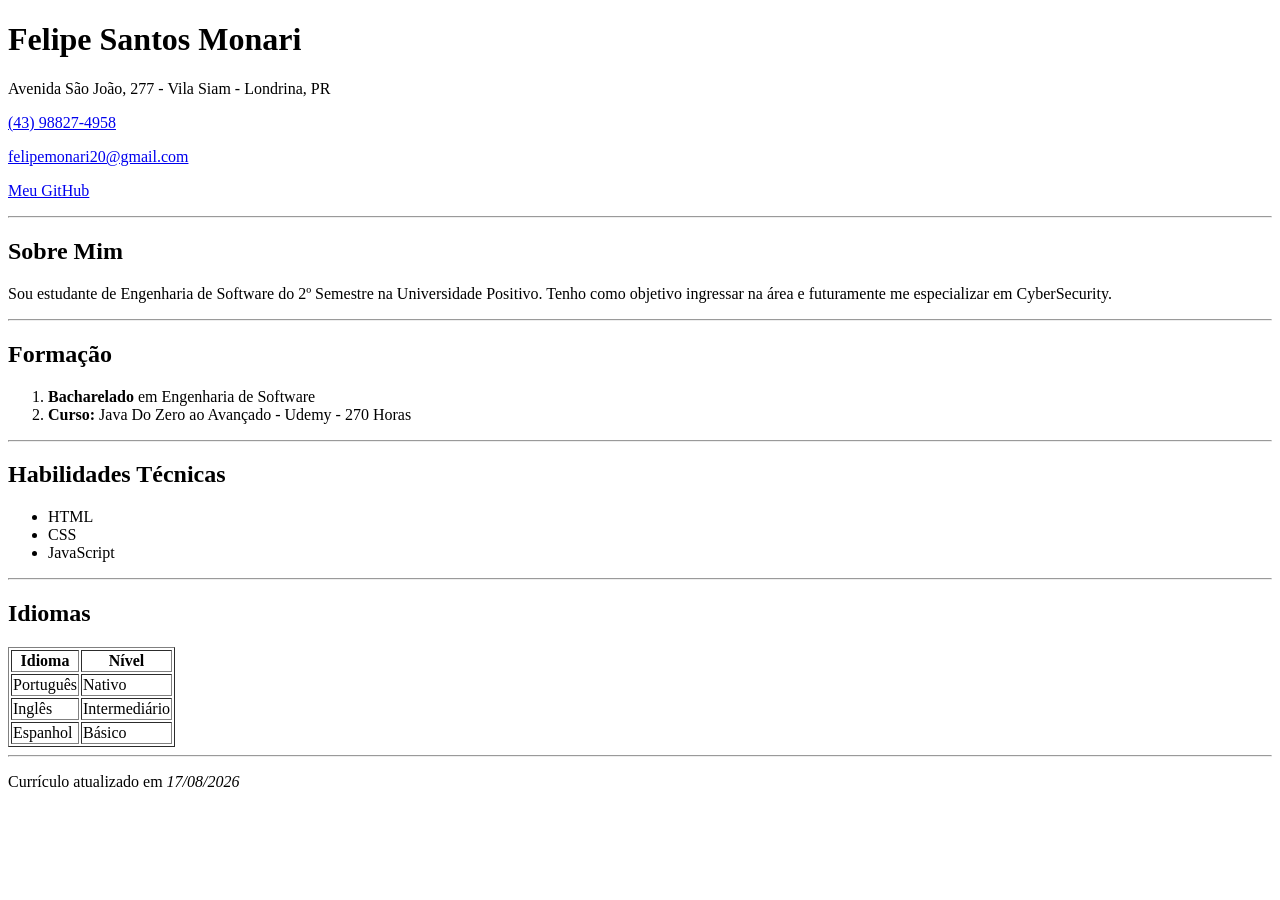
<file: aula-2/index.html>
<!DOCTYPE html>
<html lang="pt-br">
    <head>
        <meta charset="UTF-8">
        <meta name="viewport" content="width=device-width, initial-scale=1.0">
        <title>Currículo do Felipe</title>
    </head>

    <body>

        <div id="cabecalho">
            <header>
                <h1>Felipe Santos Monari</h1>
                    <p>
                        Avenida São João, 277 - Vila Siam - Londrina, PR
                    </p>

                    <p>
                        <a href="tel:+5543988274958">(43) 98827-4958</a>
                    </p>

                    <p>
                        <a href="mailto:felipemonari20@gmail.com">felipemonari20@gmail.com</a>
                    </p>

                    <p>
                        <a href="https://github.com/felipe-monari">Meu GitHub</a>
                    </p>
            </header>
        </div>

        <hr>
        <div id="principal">
            <div>
                <h2>Sobre Mim</h2>
                <p>
                    Sou estudante de Engenharia de Software do 2º Semestre na Universidade Positivo. 
                    Tenho como objetivo ingressar na área e futuramente me especializar em CyberSecurity.
                </p>
            </div>

            <hr>
            <div>
                <h2>Formação</h2>
                <ol>
                    <li><b>Bacharelado</b> em Engenharia de Software</li>
                    <li><b>Curso:</b> Java Do Zero ao Avançado - Udemy - 270 Horas</li>
                </ol>
            </div>

            <hr>
            <div>
                <h2>Habilidades Técnicas</h2>
                <ul>
                    <li>HTML</li>
                    <li>CSS</li>
                    <li>JavaScript</li>
                </ul>
            </div>

            <hr>
            <div>
                <h2>Idiomas</h2>
                <table border="1">
                    <tr>
                        <th>Idioma</th>
                        <th>Nível</th>
                    </tr>
                    <tr>
                        <td>Português</td>
                        <td>Nativo</td>
                    </tr>
                    <tr>
                        <td>Inglês</td>
                        <td>Intermediário</td>
                    </tr>
                    <tr>
                        <td>Espanhol</td>
                        <td>Básico</td>
                    </tr>
                </table>
            </div>
        </div>

        <hr>
        <div id="rodape">
            <p>Currículo atualizado em <i>17/08/2026</i></p>
        </div>
    </body>

</html>
</file>
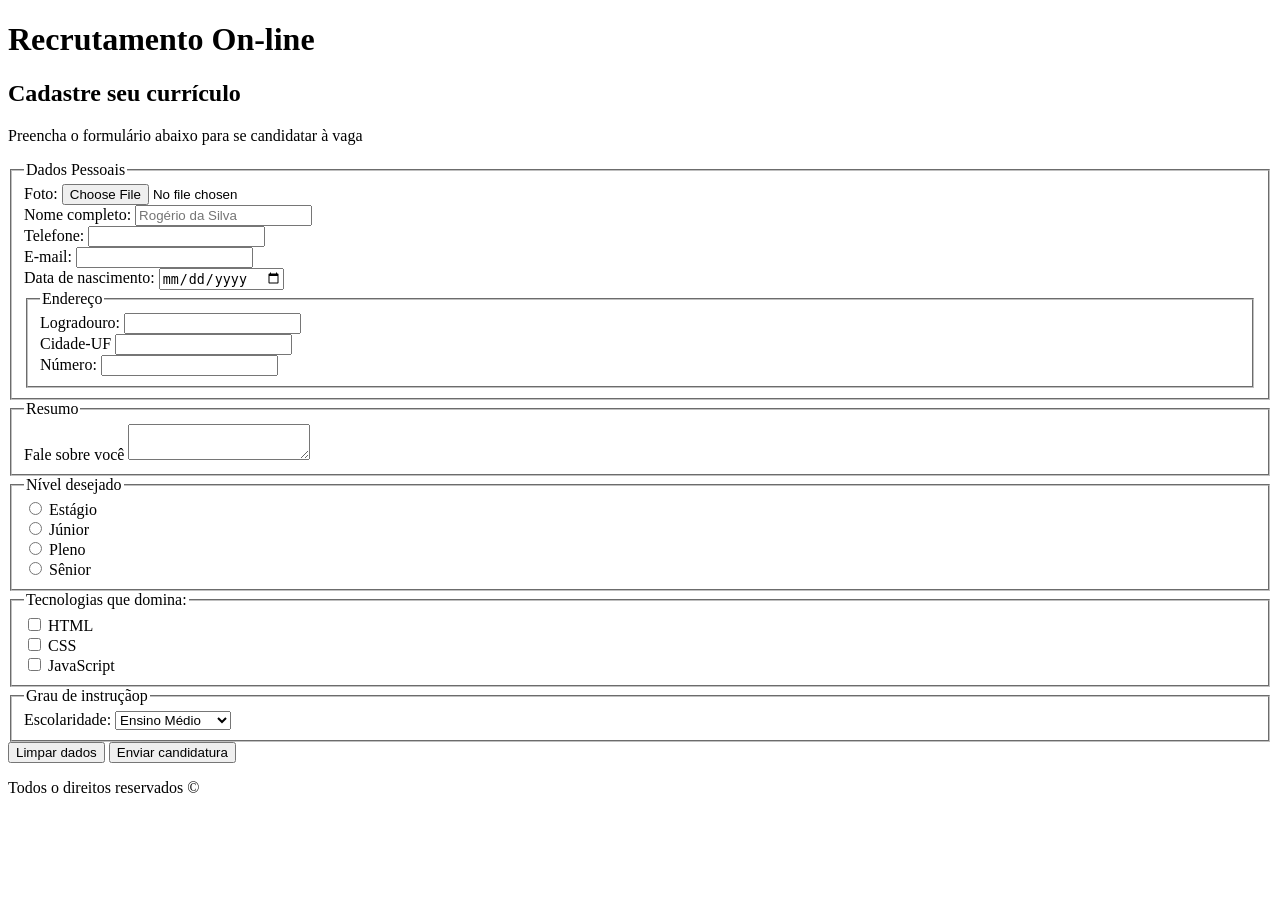
<file: aula-3/index.html>
<!doctype html>
<html lang="pt-br">
  <head>
    <meta charset="UTF-8" />
    <title>Recrutamento On-line</title>
  </head>

  <body>
    <header>
      <h1>Recrutamento On-line</h1>
    </header>
    <main>
      <section>
        <h2>Cadastre seu currículo</h2>
        <form
          action="https://postman-echo.com/post"
          method="post"
          enctype="multipart/form-data"
        >
          <p>Preencha o formulário abaixo para se candidatar à vaga</p>
          <fieldset>
            <legend>Dados Pessoais</legend>
            <div>
              <label for="foto_id">Foto:</label>
              <input id="foto_id" name="foto" type="file" accept="image/*" />
            </div>
            <div>
              <label for="nome_id">Nome completo:</label>
              <input
                id="nome_id"
                name="nome"
                type="text"
                placeholder="Rogério da Silva"
              />
            </div>
            <div>
              <label for="telefone_id">Telefone:</label>
              <input id="telefone_id" name="telefone" type="tel" required />
            </div>
            <div>
              <label for="email_id">E-mail:</label>
              <input id="email_id" name="email" type="email" />
            </div>

            <div>
              <label for="data_nasc_id">Data de nascimento:</label>
              <input id="data_nasc_id" name="data_nasc" type="date" />
            </div>

            <fieldset>
              <legend>Endereço</legend>

              <div>
                <label for="logradouro_id">Logradouro:</label>
                <input id="logradouro_id" name="logradouro" type="text" />
              </div>

              <div>
                <label for="cidade_id">Cidade-UF</label>
                <input id="cidade_id" name="cidade" type="text" />
              </div>

              <div>
                <label for="numero_id">Número:</label>
                <input id="numero_id" name="numero" type="number" />
              </div>
            </fieldset>
          </fieldset>

          <fieldset>
            <legend>Resumo</legend>
            <div>
              <label for="resumo_id">Fale sobre você</label>
              <textarea id="resumo_id" name="resumo"></textarea>
            </div>
          </fieldset>

          <fieldset>
            <legend>Nível desejado</legend>
            <div>
              <input
                id="nivel_estagio_id"
                name="nivel"
                type="radio"
                value="estagio"
              />
              <label for="nivel_estagio_id">Estágio</label>
            </div>

            <div>
              <input
                id="nivel_junior_id"
                name="nivel"
                type="radio"
                value="junior"
              />

              <label for="nivel_junior_id">Júnior</label>
            </div>

            <div>
              <input
                id="nivel_pleno_id"
                name="nivel"
                type="radio"
                value="pleno"
              />
              <label for="nivel_pleno_id">Pleno</label>
            </div>

            <div>
              <input
                id="nivel_senior_id"
                name="nivel"
                type="radio"
                value="senior"
              />
              <label for="nivel_senior_id">Sênior</label>
            </div>
          </fieldset>

          <fieldset>
            <legend>Tecnologias que domina:</legend>
            <div>
              <input
                id="tech_html_id"
                name="tecnologias"
                type="checkbox"
                value="html"
              />
              <label for="tech_html_id">HTML</label>
            </div>

            <div>
              <input
                id="tech_css_id"
                name="tecnologias"
                type="checkbox"
                value="css"
              />
              <label for="tech_css_id">CSS</label>
            </div>

            <div>
              <input
                id="tech_javascript_id"
                name="tecnologias"
                type="checkbox"
                value="javascript"
              />
              <label for="tech_javascript_id">JavaScript</label>
            </div>
          </fieldset>

          <fieldset>
            <legend>Grau de instruçãop</legend>
            <div>
              <label for="escolaridade_id">Escolaridade:</label>
              <select id="escolaridade_id" name="escolaridade">
                <option value="medio">Ensino Médio</option>
                <option value="graduacao">Graduação</option>
                <option value="pos">Pós-Graduação</option>
              </select>
            </div>
          </fieldset>

          <div>
            <button type="reset">Limpar dados</button>
            <button type="submit">Enviar candidatura</button>
          </div>
        </form>
      </section>
    </main>
    <footer>
      <p>Todos o direitos reservados &copy;</p>
    </footer>
  </body>
</html>
</file>
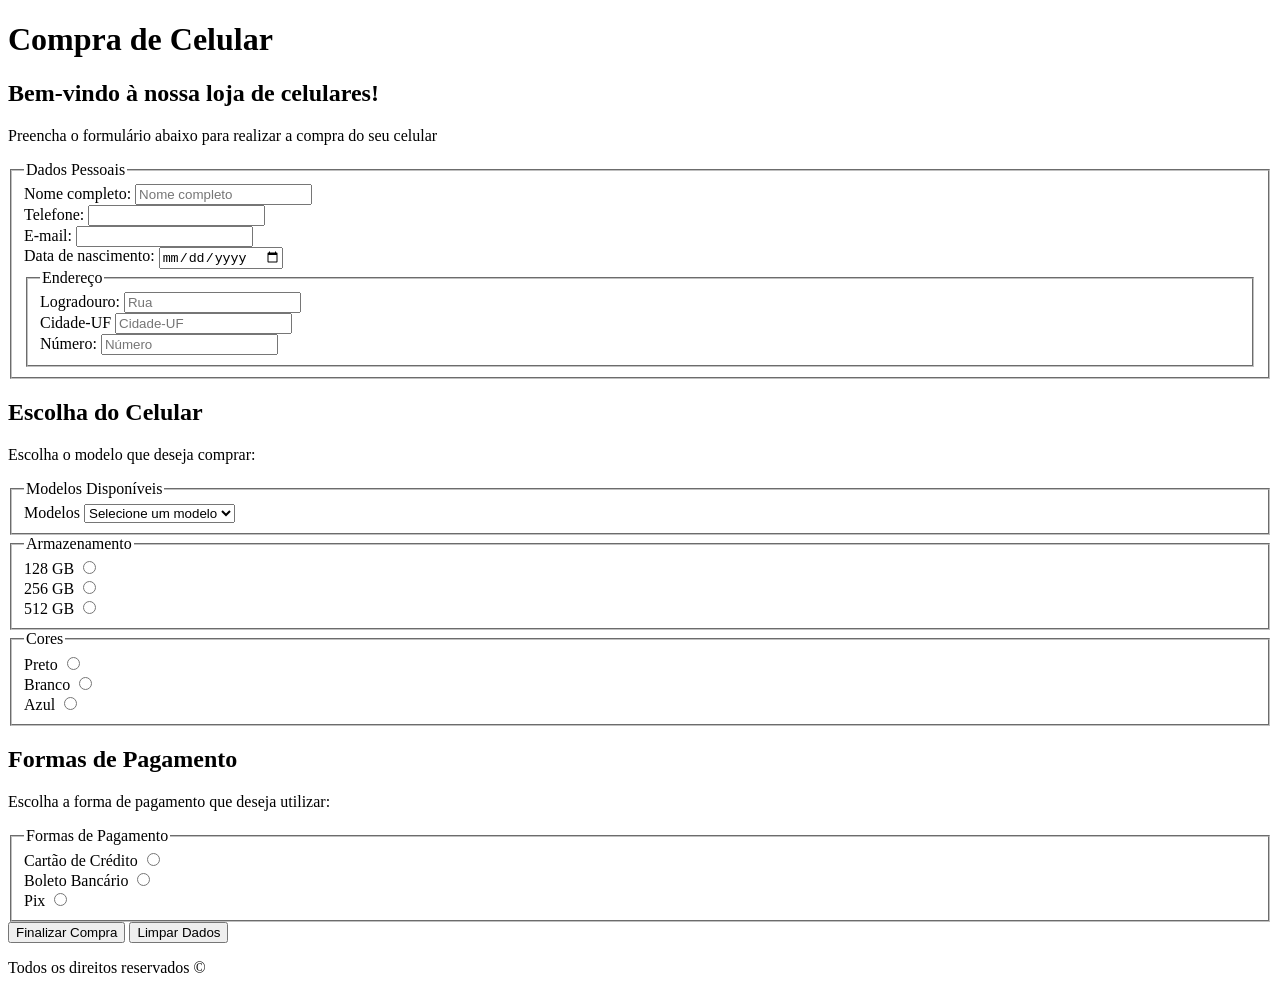
<file: aula-4/index.html>
<!doctype html>
<html lang="pt-br">
  <head>
    <meta charset="UTF-8" />
    <meta name="viewport" content="width=device-width, initial-scale=1.0" />
    <title>Compra de Celular</title>
  </head>

  <body>
    <header>
      <h1>Compra de Celular</h1>
    </header>

    <main>
      <h2>Bem-vindo à nossa loja de celulares!</h2>
      <form action="https://postman-echo.com/post" method="post">
        <p>
          Preencha o formulário abaixo para realizar a compra do seu celular
        </p>
        <fieldset>
          <legend>Dados Pessoais</legend>
          <div>
            <label for="nome_id">Nome completo:</label>
            <input
              id="nome_id"
              name="nome"
              type="text"
              placeholder="Nome completo"
              required
            />
          </div>
          <div>
            <label for="telefone_id">Telefone:</label>
            <input
              id="telefone_id"
              name="telefone"
              type="tel"
              pattern="[0-9]{11}"
              required
            />
          </div>
          <div>
            <label for="email_id">E-mail:</label>
            <input id="email_id" name="email" type="email" required />
          </div>
          <div>
            <label for="data_nasc_id">Data de nascimento:</label>
            <input id="data_nasc_id" name="data_nasc" type="date" required />
          </div>

          <fieldset>
            <legend>Endereço</legend>
            <div>
              <label for="logradouro_id">Logradouro:</label>
              <input
                id="logradouro_id"
                name="logradouro"
                type="text"
                placeholder="Rua"
                required
              />
            </div>
            <div>
              <label for="cidade_id">Cidade-UF</label>
              <input
                id="cidade_id"
                name="cidade"
                type="text"
                placeholder="Cidade-UF"
                required
              />
            </div>
            <div>
              <label for="numero_id">Número:</label>
              <input
                id="numero_id"
                name="numero"
                type="number"
                placeholder="Número"
                required
              />
            </div>
          </fieldset>
        </fieldset>

        <h2>Escolha do Celular</h2>
        <p>Escolha o modelo que deseja comprar:</p>
        <fieldset>
          <legend>Modelos Disponíveis</legend>
          <div>
            <label for="modelos_id">Modelos</label>
            <select id="modelos_id" name="modelos" required>
              <option value="">Selecione um modelo</option>
              <option value="iphone_15">iPhone 15</option>
              <option value="iphone_16">iPhone 16</option>
              <option value="iphone_17">iPhone 17</option>
              <option value="samsung_s23">Samsung Galaxy S23</option>
              <option value="samsung_s24">Samsung Galaxy S24</option>
              <option value="samsung_s25">Samsung Galaxy S25</option>
            </select>
          </div>
        </fieldset>

        <fieldset>
          <legend>Armazenamento</legend>
          <div>
            <label for="armazenamento_128_id">128 GB</label>
            <input
              id="armazenamento_128_id"
              name="armazenamento"
              type="radio"
              value="128"
              required
            />
          </div>
          <div>
            <label for="armazenamento_256_id">256 GB</label>
            <input
              id="armazenamento_256_id"
              name="armazenamento"
              type="radio"
              value="256"
              required
            />
          </div>
          <div>
            <label for="armazenamento_512_id">512 GB</label>
            <input
              id="armazenamento_512_id"
              name="armazenamento"
              type="radio"
              value="512"
              required
            />
          </div>
        </fieldset>

        <fieldset>
          <legend>Cores</legend>
          <div>
            <label for="cor_preto_id">Preto</label>
            <input
              id="cor_preto_id"
              name="cor"
              type="radio"
              value="preto"
              required
            />
          </div>
          <div>
            <label for="cor_branco_id">Branco</label>
            <input
              id="cor_branco_id"
              name="cor"
              type="radio"
              value="branco"
              required
            />
          </div>
          <div>
            <label for="cor_azul_id">Azul</label>
            <input
              id="cor_azul_id"
              name="cor"
              type="radio"
              value="azul"
              required
            />
          </div>
        </fieldset>

        <h2>Formas de Pagamento</h2>
        <p>Escolha a forma de pagamento que deseja utilizar:</p>
        <fieldset>
          <legend>Formas de Pagamento</legend>
          <div>
            <label for="pagamento_cartao_id">Cartão de Crédito</label>
            <input
              id="pagamento_cartao_id"
              name="pagamento"
              type="radio"
              value="credito"
              required
            />
          </div>
          <div>
            <label for="pagamento_boleto_id">Boleto Bancário</label>
            <input
              id="pagamento_boleto_id"
              name="pagamento"
              type="radio"
              value="boleto"
              required
            />
          </div>
          <div>
            <label for="pagamento_pix_id">Pix</label>
            <input
              id="pagamento_pix_id"
              name="pagamento"
              type="radio"
              value="pix"
              required
            />
          </div>
        </fieldset>

        <div>
          <button type="submit">Finalizar Compra</button>
          <button type="reset">Limpar Dados</button>
        </div>
      </form>
    </main>

    <footer>
      <p>Todos os direitos reservados &copy;</p>
    </footer>
  </body>
</html>
</file>
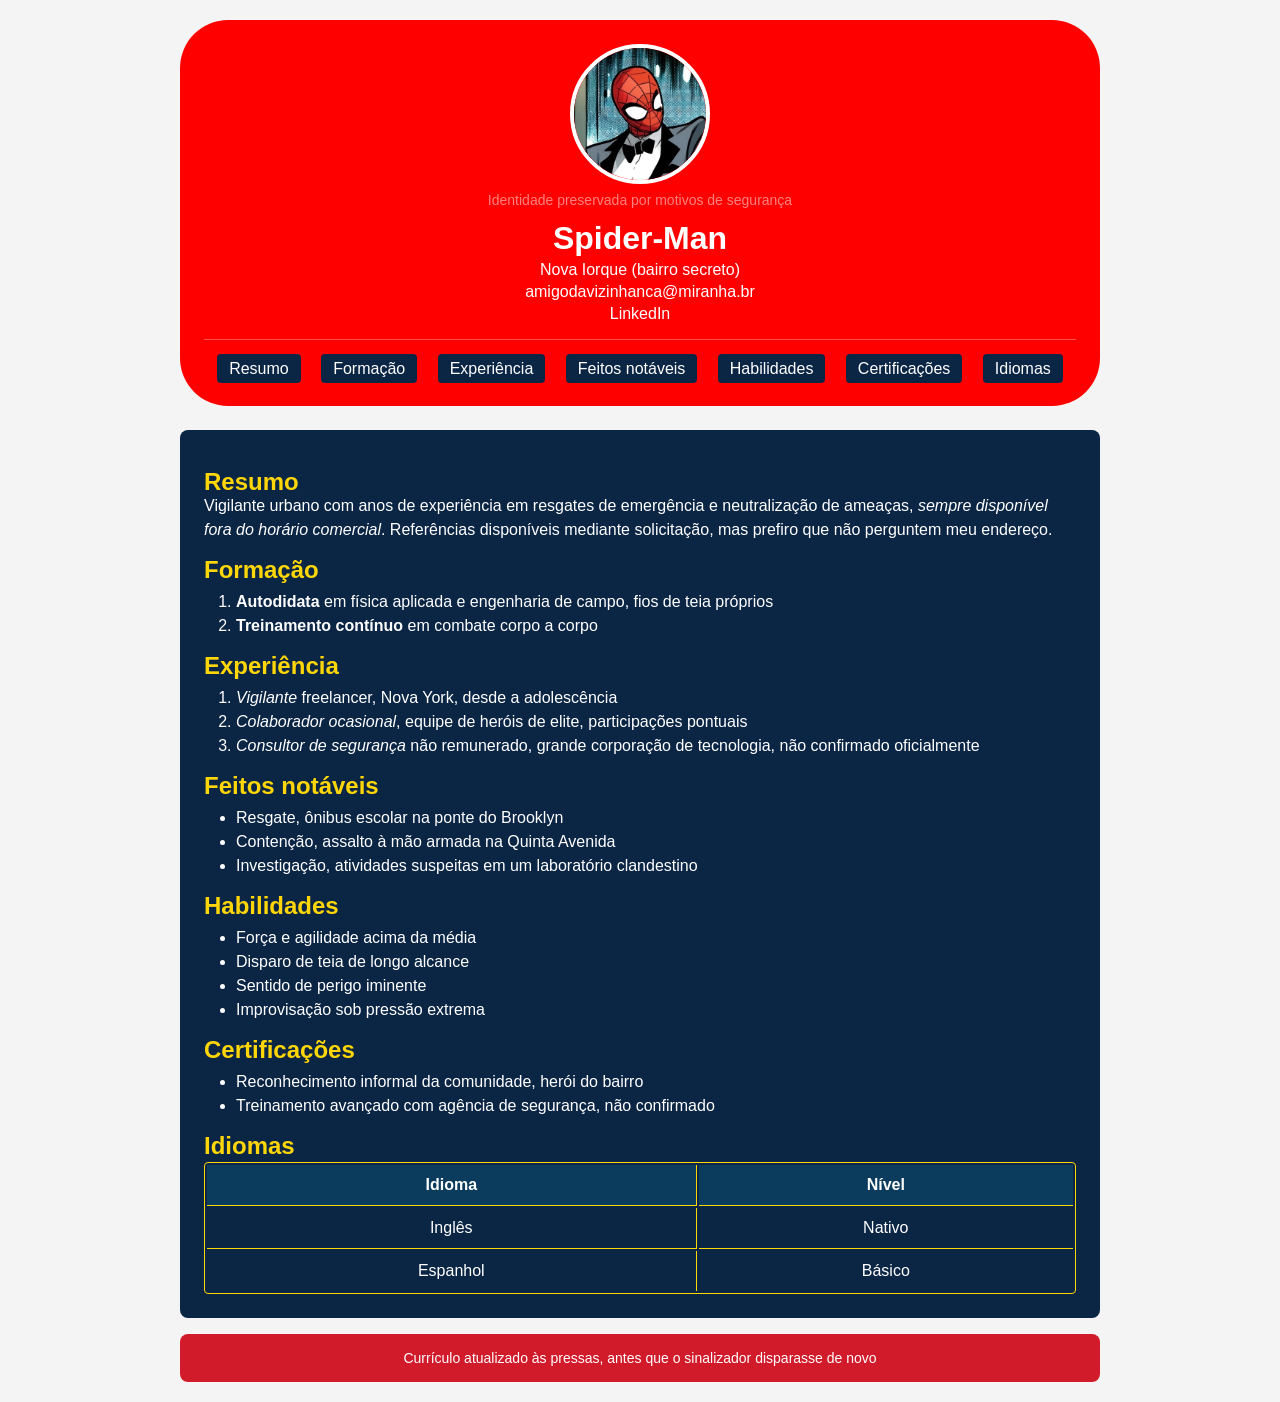
<file: aula-5/index.html>
<!DOCTYPE html>
<html lang="pt-br">
<head>
  <meta charset="UTF-8" />
  <meta name="viewport" content="width=device-width, initial-scale=1.0" />
  <title>Currículo Spider-Man</title>
  <link rel="stylesheet" href="./styles/global.css">
</head>
<body>
  <header>
    <figure>
      <img src="./images/miranha.jpg" alt="Foto de perfil, pessoa mascarada com traje vermelho e azul" />
      <figcaption>Identidade preservada por motivos de segurança</figcaption>
    </figure>
    <h1>Spider-Man</h1>
    <div class="header-info">
      <p>Nova Iorque (bairro secreto)</p>
      <p>
        <a href="mailto:amigodavizinhanca@miranha.br">amigodavizinhanca@miranha.br</a>
      </p>
      <p>
        <a href="https://www.linkedin.com/in/miranha/">LinkedIn</a>
      </p>
      <nav>
        <ul>
          <li><a href="#resumo">Resumo</a></li>
          <li><a href="#formacao">Formação</a></li>
          <li><a href="#experiencia">Experiência</a></li>
          <li><a href="#feitos">Feitos notáveis</a></li>
          <li><a href="#habilidades">Habilidades</a></li>
          <li><a href="#certificacoes">Certificações</a></li>
          <li><a href="#idiomas">Idiomas</a></li>
        </ul>
      </nav>
    </div>
  </header>

  <main>
    <section id="resumo">
      <h2>Resumo</h2>
      <p>
        Vigilante urbano com anos de experiência em resgates de emergência e neutralização de ameaças,
        <em>sempre disponível fora do horário comercial</em>. Referências disponíveis mediante solicitação,
        mas prefiro que não perguntem meu endereço.
      </p>
    </section>

    <section id="formacao">
      <h2>Formação</h2>
      <ol>
        <li><strong>Autodidata</strong> em física aplicada e engenharia de campo, fios de teia próprios</li>
        <li><strong>Treinamento contínuo</strong> em combate corpo a corpo</li>
      </ol>
    </section>

    <section id="experiencia">
      <h2>Experiência</h2>
      <ol>
        <li><em>Vigilante</em> freelancer, Nova York, desde a adolescência</li>
        <li><em>Colaborador ocasional</em>, equipe de heróis de elite, participações pontuais</li>
        <li><em>Consultor de segurança</em> não remunerado, grande corporação de tecnologia, não confirmado oficialmente</li>
      </ol>
    </section>

    <section id="feitos">
      <h2>Feitos notáveis</h2>
      <ul>
        <li>Resgate, ônibus escolar na ponte do Brooklyn</li>
        <li>Contenção, assalto à mão armada na Quinta Avenida</li>
        <li>Investigação, atividades suspeitas em um laboratório clandestino</li>
      </ul>
    </section>

    <section id="habilidades">
      <h2>Habilidades</h2>
      <ul>
        <li>Força e agilidade acima da média</li>
        <li>Disparo de teia de longo alcance</li>
        <li>Sentido de perigo iminente</li>
        <li>Improvisação sob pressão extrema</li>
      </ul>
    </section>

    <section id="certificacoes">
      <h2>Certificações</h2>
      <ul>
        <li>Reconhecimento informal da comunidade, herói do bairro</li>
        <li>Treinamento avançado com agência de segurança, não confirmado</li>
      </ul>
    </section>

    <section id="idiomas">
      <h2>Idiomas</h2>
      <table>
        <thead>
          <tr>
            <th scope="col">Idioma</th>
            <th scope="col">Nível</th>
          </tr>
        </thead>
        <tbody>
          <tr>
            <td>Inglês</td>
            <td>Nativo</td>
          </tr>
          <tr>
            <td>Espanhol</td>
            <td>Básico</td>
          </tr>
        </tbody>
      </table>
    </section>
  </main>

  <footer>
    <p>Currículo atualizado às pressas, antes que o sinalizador disparasse de novo</p>
  </footer>
</body>

</html>
</file>
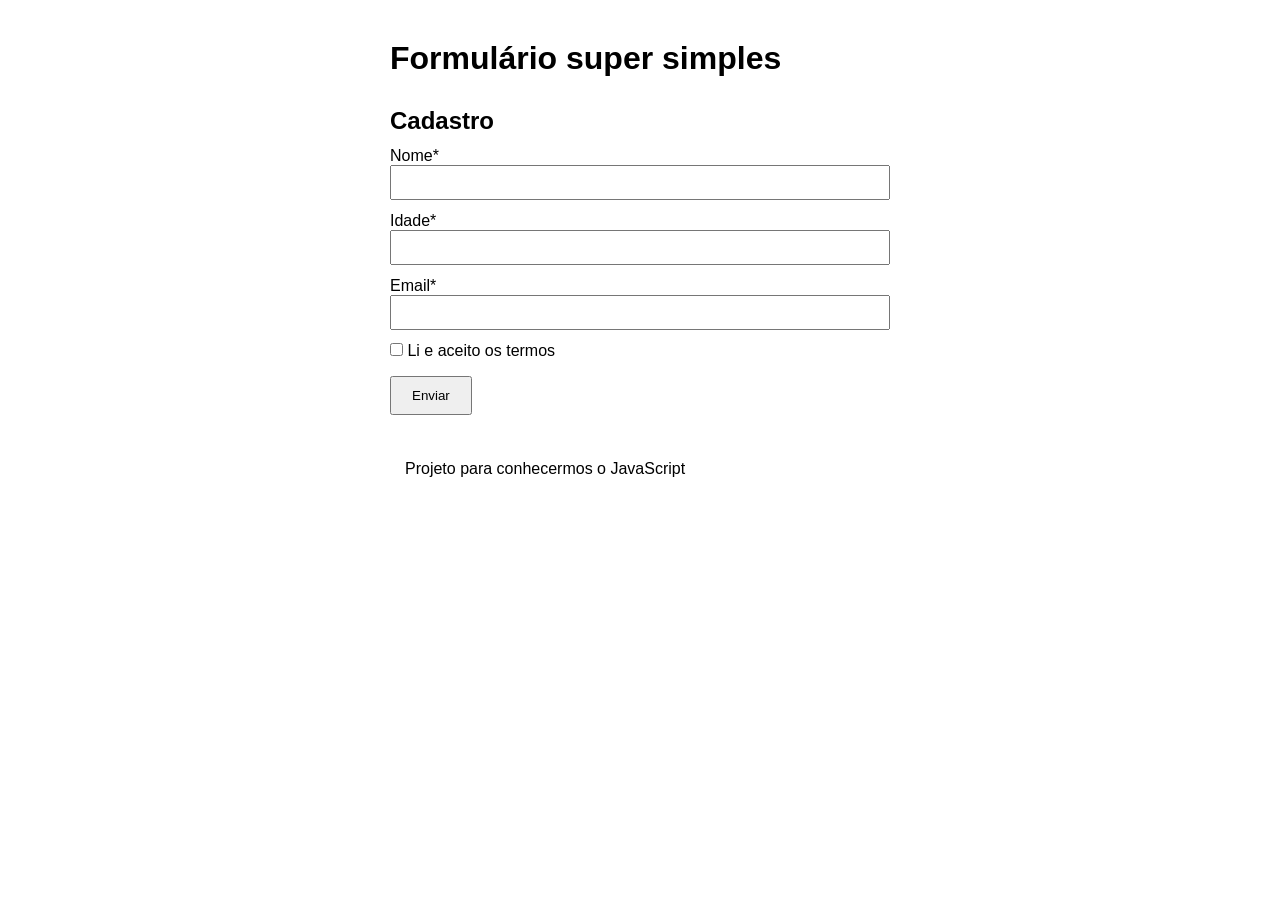
<file: aula-7/index.html>
<!DOCTYPE html>
<html lang="pt-br">
<head>
  <meta charset="UTF-8">
  <meta name="viewport" content="width=device-width, initial-scale=1.0">
  <title>Aprendeno JavaScript</title>
  <link rel="stylesheet" href="./styles/global.css">
  <script src="./scripts/index.js" defer></script>
</head>
<body>
  <header>
    <h1>Formulário super simples</h1>
  </header>

  <main>
    <h2>Cadastro</h2>
    <form id=cadastro">

      <label for="nome">Nome*</label>
      <input type="text" id="nome">
      <p id="erro-nome" class="oculto"></p>

      <label for="idade">Idade*</label>
      <input type="number" id="idade">
      <p id="erro-idade" class="oculto"></p>

      <label for="email">Email*</label>
      <input type="email" id="email">
      <p id="erro-email" class="oculto"></p>

      <label for="">
        <input type="checkbox" id="termos">
        <span>Li e aceito os termos</span>
        <p id="erro-termos" class="oculto"></p>
      </label>

      <button onclick="executar(event)">Enviar</button>
      <p id="concluido" class="oculto"></p>

    </form>
  </main>

  <footer>
    <p>Projeto para conhecermos o JavaScript</p>
  </footer>
</body>
</html>
</file>
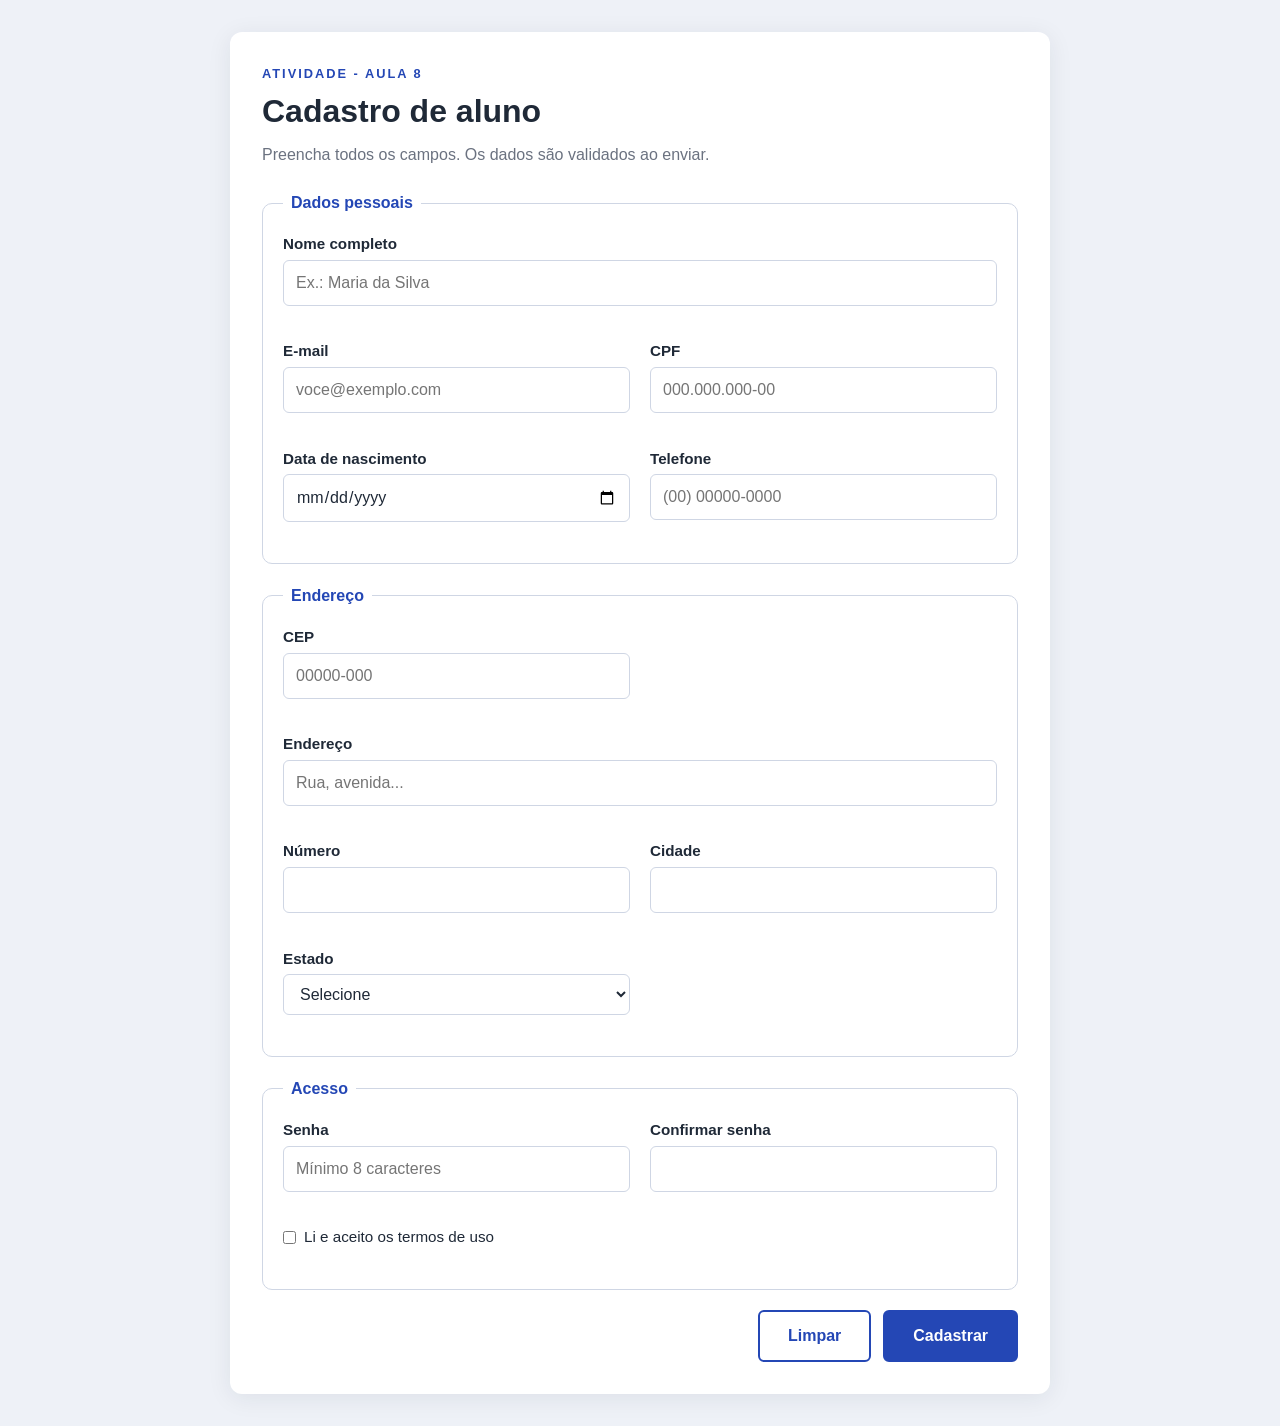
<file: aula-8/index.html>
<!DOCTYPE html>
<html lang="pt-BR">
<head>
  <meta charset="UTF-8">
  <meta name="viewport" content="width=device-width, initial-scale=1.0">
  <title>Formulário de cadastro</title>
  <link rel="stylesheet" href="./styles/global.css">
  <script src="./scripts/index.js" defer></script>
</head>
<body>

  <main class="container">
    <header class="cabecalho">
      <p class="sobretitulo">Atividade - Aula 8</p>
      <h1>Cadastro de aluno</h1>
      <p>Preencha todos os campos. Os dados são validados ao enviar.</p>
    </header>

    <form id="form-cadastro" novalidate>

      <fieldset>
        <legend>Dados pessoais</legend>

        <div class="grade">
          <div class="campo largo">
            <label for="nome">Nome completo</label>
            <input type="text" id="nome" name="nome" placeholder="Ex.: Maria da Silva">
            <span class="erro" data-erro="nome"></span>
          </div>

          <div class="campo">
            <label for="email">E-mail</label>
            <input type="email" id="email" name="email" placeholder="voce@exemplo.com">
            <span class="erro" data-erro="email"></span>
          </div>

          <div class="campo">
            <label for="cpf">CPF</label>
            <input type="text" id="cpf" name="cpf" placeholder="000.000.000-00" inputmode="numeric" maxlength="14">
            <span class="erro" data-erro="cpf"></span>
          </div>

          <div class="campo">
            <label for="nascimento">Data de nascimento</label>
            <input type="date" id="nascimento" name="nascimento">
            <span class="erro" data-erro="nascimento"></span>
          </div>

          <div class="campo">
            <label for="telefone">Telefone</label>
            <input type="text" id="telefone" name="telefone" placeholder="(00) 00000-0000" inputmode="numeric" maxlength="15">
            <span class="erro" data-erro="telefone"></span>
          </div>
        </div>
      </fieldset>

      <fieldset>
        <legend>Endereço</legend>

        <div class="grade">
          <div class="campo">
            <label for="cep">CEP</label>
            <input type="text" id="cep" name="cep" placeholder="00000-000" inputmode="numeric" maxlength="9">
            <span class="erro" data-erro="cep"></span>
          </div>

          <div class="campo largo">
            <label for="endereco">Endereço</label>
            <input type="text" id="endereco" name="endereco" placeholder="Rua, avenida...">
            <span class="erro" data-erro="endereco"></span>
          </div>

          <div class="campo">
            <label for="numero">Número</label>
            <input type="text" id="numero" name="numero" inputmode="numeric" maxlength="6">
            <span class="erro" data-erro="numero"></span>
          </div>

          <div class="campo">
            <label for="cidade">Cidade</label>
            <input type="text" id="cidade" name="cidade">
            <span class="erro" data-erro="cidade"></span>
          </div>

          <div class="campo">
            <label for="estado">Estado</label>
            <select id="estado" name="estado">
              <option value="">Selecione</option>
              <option value="AC">AC</option><option value="AL">AL</option>
              <option value="AP">AP</option><option value="AM">AM</option>
              <option value="BA">BA</option><option value="CE">CE</option>
              <option value="DF">DF</option><option value="ES">ES</option>
              <option value="GO">GO</option><option value="MA">MA</option>
              <option value="MT">MT</option><option value="MS">MS</option>
              <option value="MG">MG</option><option value="PA">PA</option>
              <option value="PB">PB</option><option value="PR">PR</option>
              <option value="PE">PE</option><option value="PI">PI</option>
              <option value="RJ">RJ</option><option value="RN">RN</option>
              <option value="RS">RS</option><option value="RO">RO</option>
              <option value="RR">RR</option><option value="SC">SC</option>
              <option value="SP">SP</option><option value="SE">SE</option>
              <option value="TO">TO</option>
            </select>
            <span class="erro" data-erro="estado"></span>
          </div>
        </div>
      </fieldset>

      <fieldset>
        <legend>Acesso</legend>

        <div class="grade">
          <div class="campo">
            <label for="senha">Senha</label>
            <input type="password" id="senha" name="senha" placeholder="Mínimo 8 caracteres">
            <span class="erro" data-erro="senha"></span>
          </div>

          <div class="campo">
            <label for="confirmar-senha">Confirmar senha</label>
            <input type="password" id="confirmar-senha" name="confirmarSenha">
            <span class="erro" data-erro="confirmarSenha"></span>
          </div>

          <div class="campo largo">
            <label class="termos">
              <input type="checkbox" id="termos" name="termos">
              Li e aceito os termos de uso
            </label>
            <span class="erro" data-erro="termos"></span>
          </div>
        </div>
      </fieldset>

      <div class="acoes">
        <button type="reset" class="botao secundario">Limpar</button>
        <button type="submit" class="botao">Cadastrar</button>
      </div>

    </form>
  </main>
  
</body>
</html>
</file>
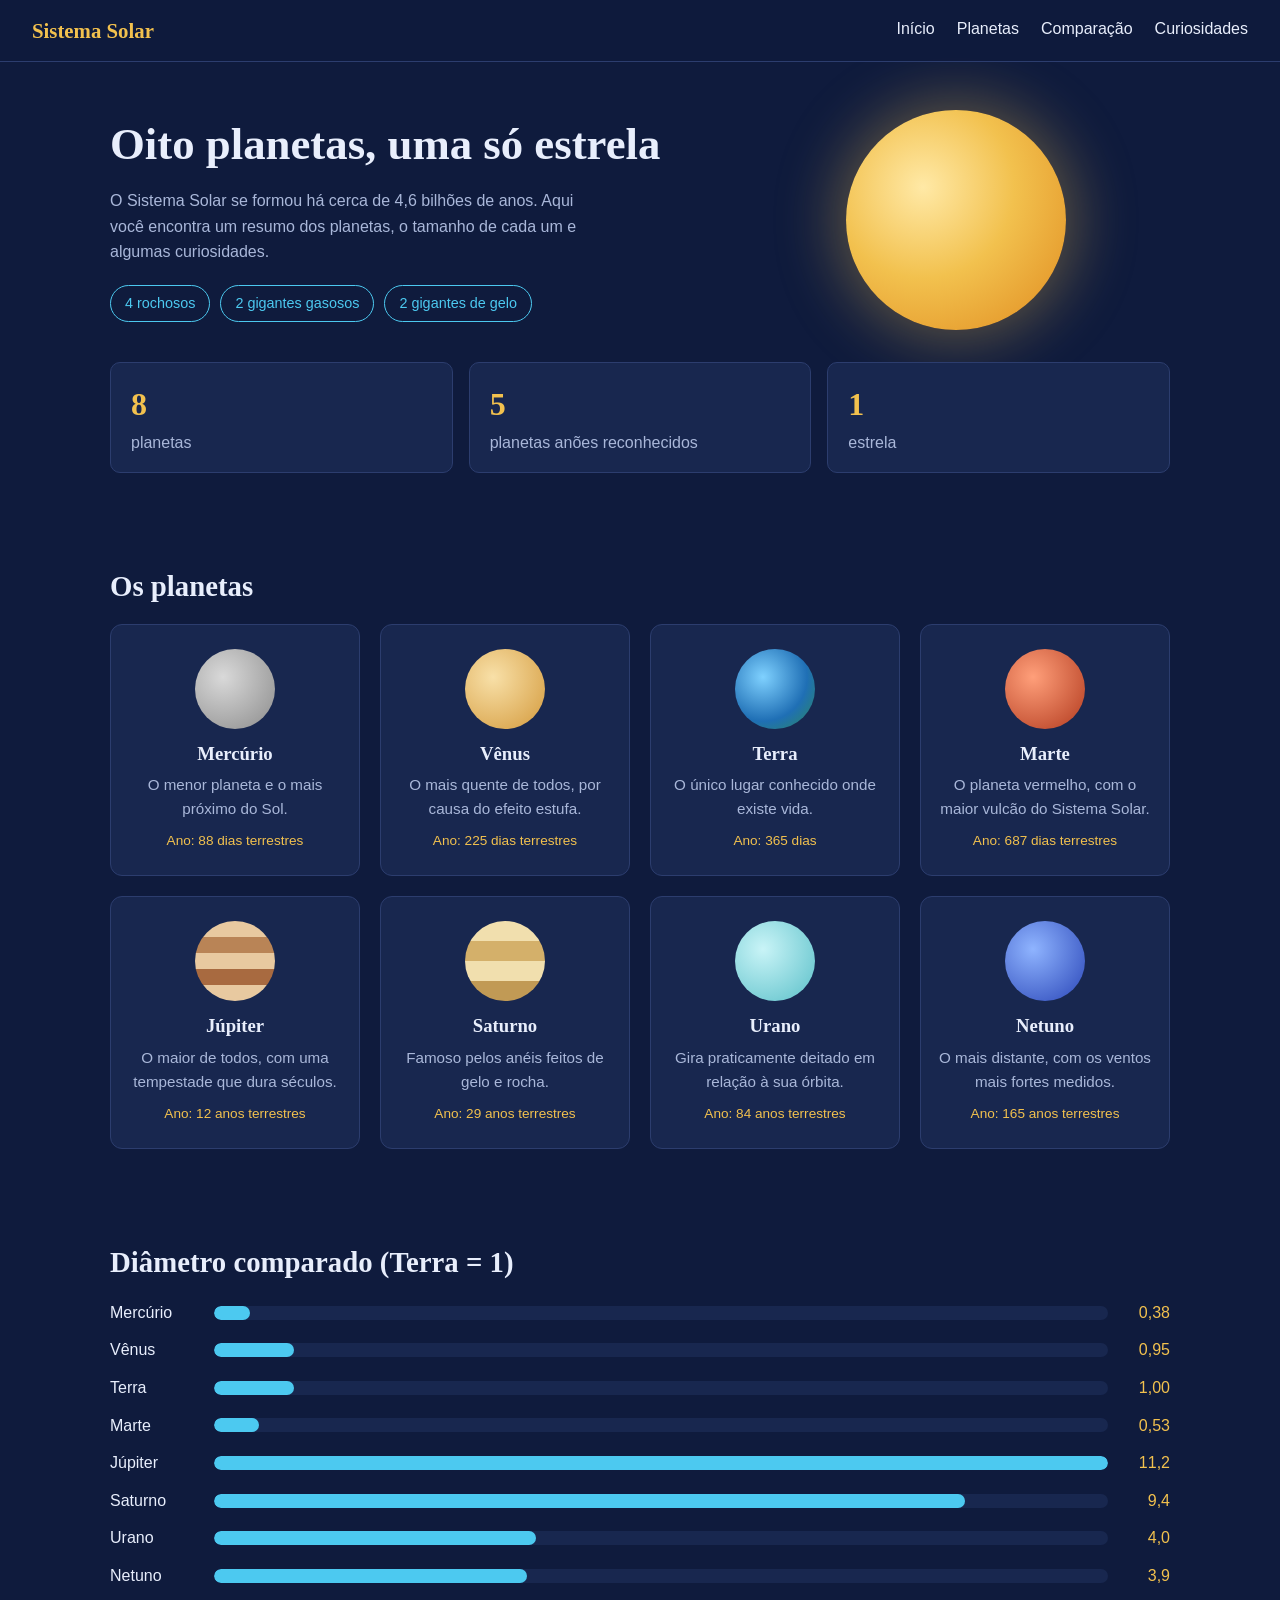
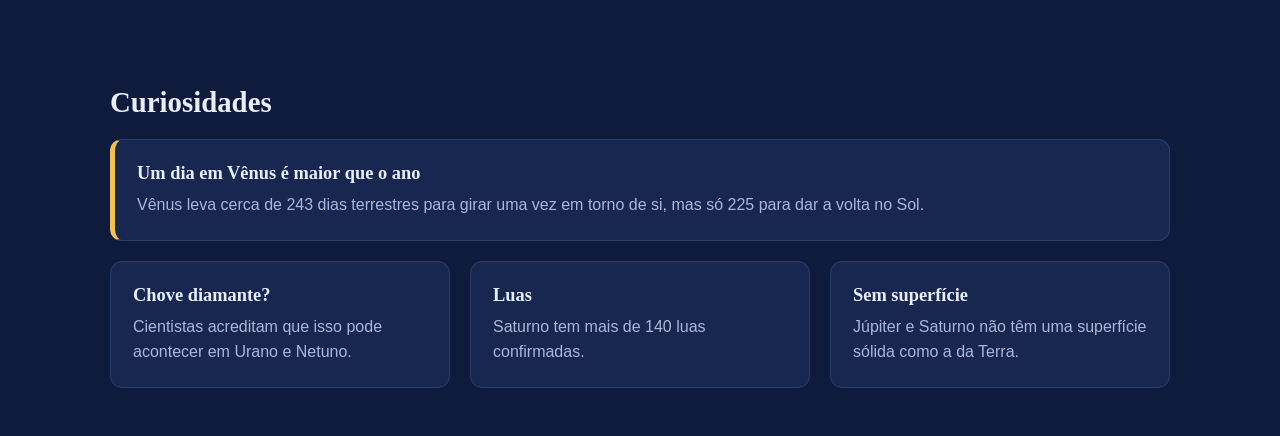
<file: aula-6/atividade/index.html>
<!DOCTYPE html>
<html lang="pt-BR">
<head>
  <meta charset="UTF-8">
  <meta name="viewport" content="width=device-width, initial-scale=1.0">
  <title>Sistema Solar</title>
  <link rel="stylesheet" href="./styles/global.css">
</head>
<body>

  <header class="topo">
    <a class="logo" href="#inicio">Sistema Solar</a>
    <nav class="menu">
      <a href="#inicio">Início</a>
      <a href="#planetas">Planetas</a>
      <a href="#comparacao">Comparação</a>
      <a href="#curiosidades">Curiosidades</a>
    </nav>
  </header>

  <main>

    <section id="inicio" class="destaque">
      <div class="destaque-texto">
        <h1>Oito planetas, uma só estrela</h1>
        <p>
          O Sistema Solar se formou há cerca de 4,6 bilhões de anos.
          Aqui você encontra um resumo dos planetas, o tamanho de cada um
          e algumas curiosidades.
        </p>
        <div class="tags">
          <span class="tag">4 rochosos</span>
          <span class="tag">2 gigantes gasosos</span>
          <span class="tag">2 gigantes de gelo</span>
        </div>
      </div>

      <div class="destaque-sol" aria-hidden="true"></div>

      <ul class="destaque-numeros">
        <li><strong>8</strong> planetas</li>
        <li><strong>5</strong> planetas anões reconhecidos</li>
        <li><strong>1</strong> estrela</li>
      </ul>
    </section>

    <section id="planetas">
      <h2>Os planetas</h2>
      <div class="grade-planetas">

        <article class="card">
          <div class="planeta mercurio"></div>
          <h3>Mercúrio</h3>
          <p>O menor planeta e o mais próximo do Sol.</p>
          <p class="dado">Ano: 88 dias terrestres</p>
        </article>

        <article class="card">
          <div class="planeta venus"></div>
          <h3>Vênus</h3>
          <p>O mais quente de todos, por causa do efeito estufa.</p>
          <p class="dado">Ano: 225 dias terrestres</p>
        </article>

        <article class="card">
          <div class="planeta terra"></div>
          <h3>Terra</h3>
          <p>O único lugar conhecido onde existe vida.</p>
          <p class="dado">Ano: 365 dias</p>
        </article>

        <article class="card">
          <div class="planeta marte"></div>
          <h3>Marte</h3>
          <p>O planeta vermelho, com o maior vulcão do Sistema Solar.</p>
          <p class="dado">Ano: 687 dias terrestres</p>
        </article>

        <article class="card">
          <div class="planeta jupiter"></div>
          <h3>Júpiter</h3>
          <p>O maior de todos, com uma tempestade que dura séculos.</p>
          <p class="dado">Ano: 12 anos terrestres</p>
        </article>

        <article class="card">
          <div class="planeta saturno"></div>
          <h3>Saturno</h3>
          <p>Famoso pelos anéis feitos de gelo e rocha.</p>
          <p class="dado">Ano: 29 anos terrestres</p>
        </article>

        <article class="card">
          <div class="planeta urano"></div>
          <h3>Urano</h3>
          <p>Gira praticamente deitado em relação à sua órbita.</p>
          <p class="dado">Ano: 84 anos terrestres</p>
        </article>

        <article class="card">
          <div class="planeta netuno"></div>
          <h3>Netuno</h3>
          <p>O mais distante, com os ventos mais fortes medidos.</p>
          <p class="dado">Ano: 165 anos terrestres</p>
        </article>

      </div>
    </section>

    <section id="comparacao">
      <h2>Diâmetro comparado (Terra = 1)</h2>
      <div class="barras">

        <div class="linha">
          <span class="nome">Mercúrio</span>
          <div class="trilho"><div class="barra" style="width: 4%"></div></div>
          <span class="valor">0,38</span>
        </div>
        <div class="linha">
          <span class="nome">Vênus</span>
          <div class="trilho"><div class="barra" style="width: 9%"></div></div>
          <span class="valor">0,95</span>
        </div>
        <div class="linha">
          <span class="nome">Terra</span>
          <div class="trilho"><div class="barra" style="width: 9%"></div></div>
          <span class="valor">1,00</span>
        </div>
        <div class="linha">
          <span class="nome">Marte</span>
          <div class="trilho"><div class="barra" style="width: 5%"></div></div>
          <span class="valor">0,53</span>
        </div>
        <div class="linha">
          <span class="nome">Júpiter</span>
          <div class="trilho"><div class="barra" style="width: 100%"></div></div>
          <span class="valor">11,2</span>
        </div>
        <div class="linha">
          <span class="nome">Saturno</span>
          <div class="trilho"><div class="barra" style="width: 84%"></div></div>
          <span class="valor">9,4</span>
        </div>
        <div class="linha">
          <span class="nome">Urano</span>
          <div class="trilho"><div class="barra" style="width: 36%"></div></div>
          <span class="valor">4,0</span>
        </div>
        <div class="linha">
          <span class="nome">Netuno</span>
          <div class="trilho"><div class="barra" style="width: 35%"></div></div>
          <span class="valor">3,9</span>
        </div>

      </div>
    </section>

    <section id="curiosidades">
      <h2>Curiosidades</h2>
      <div class="grade-curiosidades">
        <div class="curiosidade grande">
          <h3>Um dia em Vênus é maior que o ano</h3>
          <p>
            Vênus leva cerca de 243 dias terrestres para girar uma vez em torno
            de si, mas só 225 para dar a volta no Sol.
          </p>
        </div>
        <div class="curiosidade">
          <h3>Chove diamante?</h3>
          <p>Cientistas acreditam que isso pode acontecer em Urano e Netuno.</p>
        </div>
        <div class="curiosidade">
          <h3>Luas</h3>
          <p>Saturno tem mais de 140 luas confirmadas.</p>
        </div>
        <div class="curiosidade">
          <h3>Sem superfície</h3>
          <p>Júpiter e Saturno não têm uma superfície sólida como a da Terra.</p>
        </div>
      </div>
    </section>

  </main>

</body>
</html>
</file>
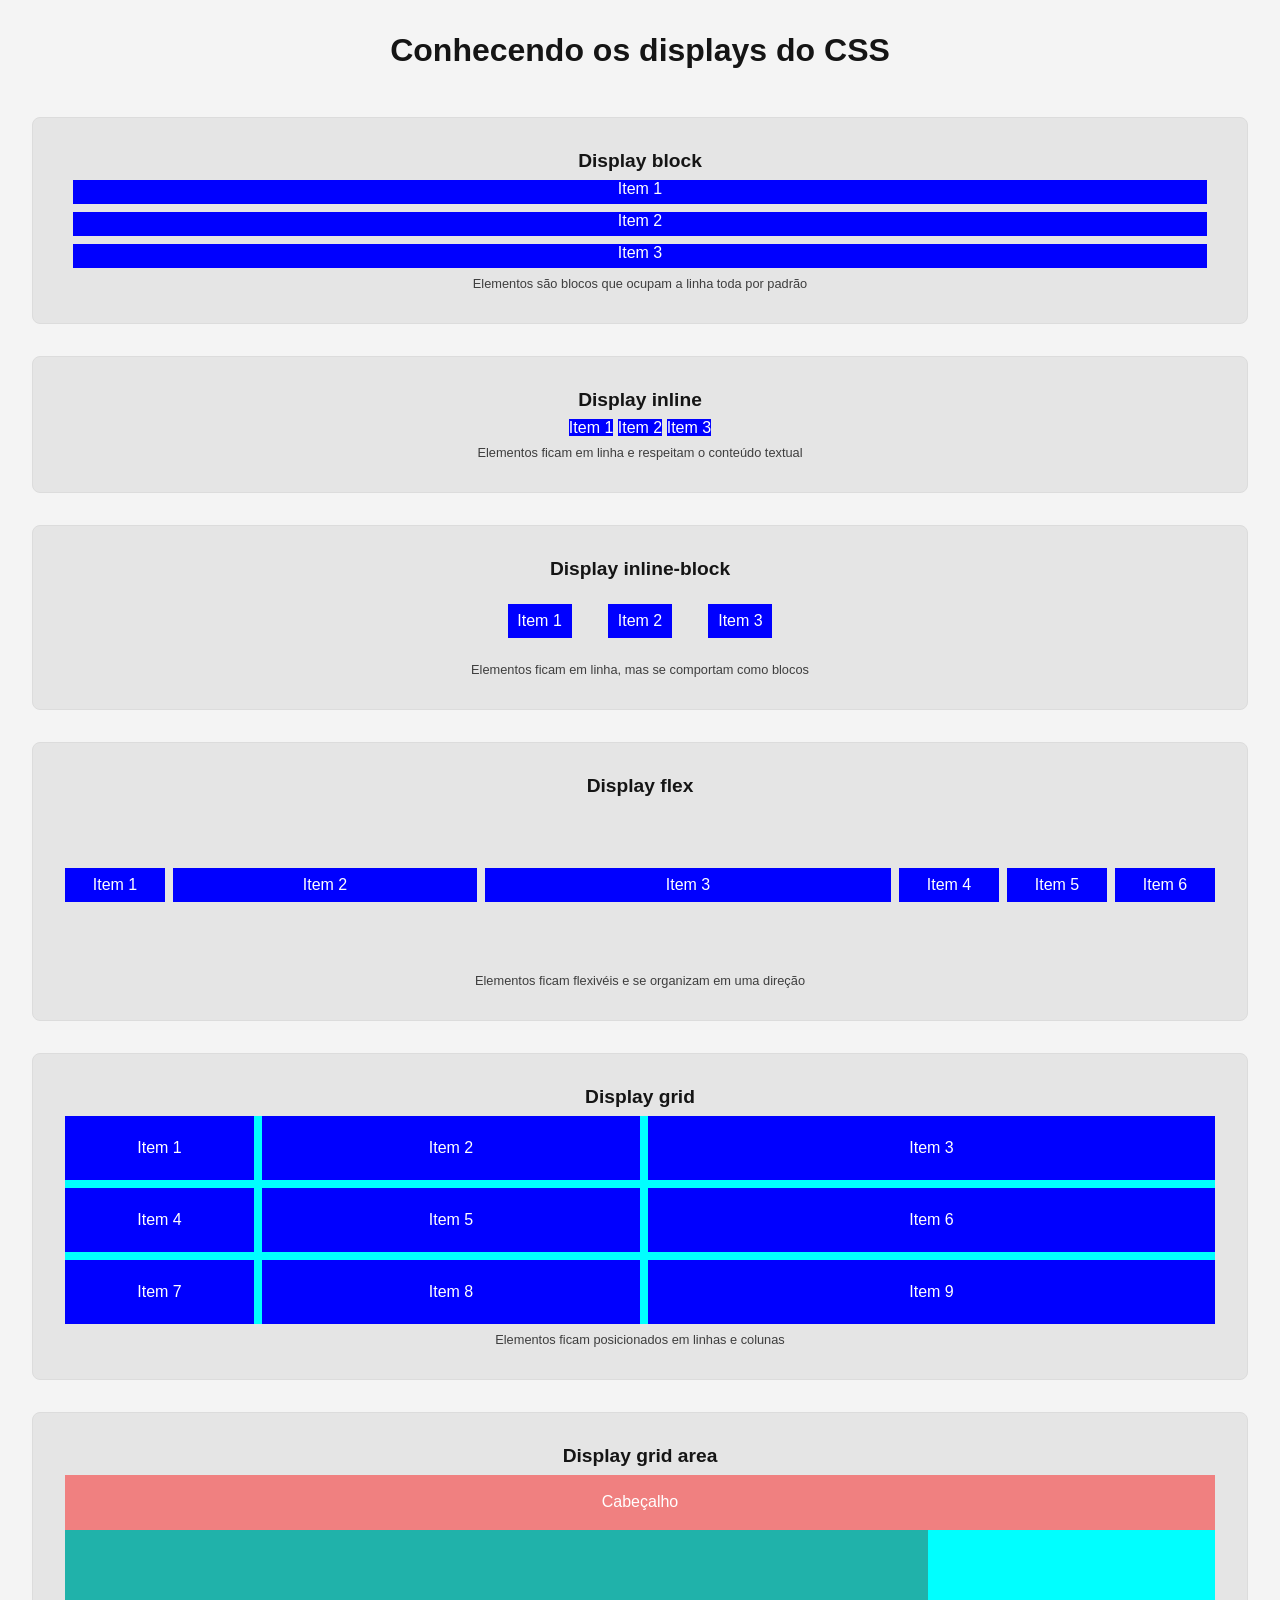
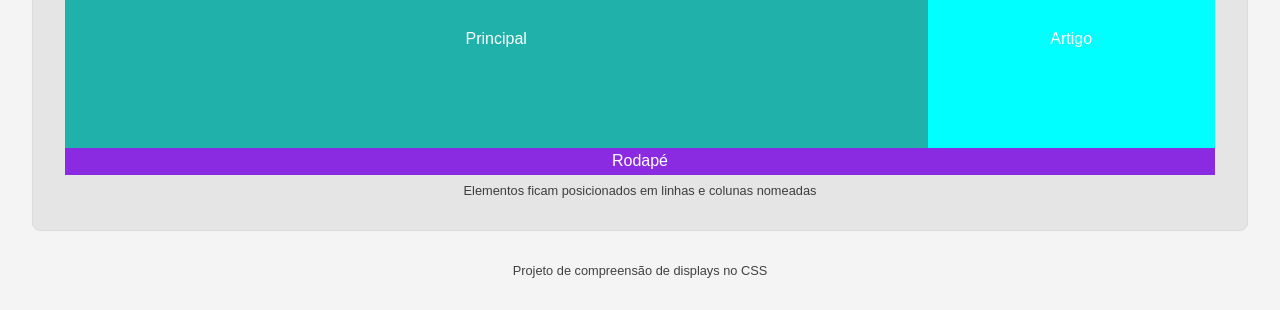
<file: aula-6/exemplos/index.html>
<!DOCTYPE html>
<html lang="pt-br">
<head>
  <meta charset="UTF-8">
  <meta name="viewport" content="width=device-width, initial-scale=1.0">
  <link rel="stylesheet" href="./styles/global.css">
  <link rel="icon" href="./images/block.png" type="image/x-icon">
  <title>Conhecendo os displays</title>
</head>
<body>
  <header>
    <h1>Conhecendo os displays do CSS</h1>
  </header>
  <main>
    <section>
      <h2>Display block</h2>
      <div class="container-block">
        <div class="item">Item 1</div>
        <div class="item">Item 2</div>
        <div class="item">Item 3</div>
      </div>
      <p>Elementos são blocos que ocupam a linha toda por padrão</p>
    </section>

    <section>
      <h2>Display inline</h2>
      <div class="container-inline">
        <div class="item">Item 1</div>
        <div class="item">Item 2</div>
        <div class="item">Item 3</div>
      </div>
      <p>Elementos ficam em linha e respeitam o conteúdo textual</p>
    </section>

    <section>
      <h2>Display inline-block</h2>
      <div class="container-inline-block">
        <div class="item">Item 1</div>
        <div class="item">Item 2</div>
        <div class="item">Item 3</div>
      </div>
      <p>Elementos ficam em linha, mas se comportam como blocos</p>
    </section>

    <section>
      <h2>Display flex</h2>
      <div class="container-flex">
        <div class="item">Item 1</div>
        <div id="item-2" class="item">Item 2</div>
        <div id="item-3" class="item">Item 3</div>
        <div class="item">Item 4</div>
        <div class="item">Item 5</div>
        <div class="item">Item 6</div>
      </div>  
      <p>Elementos ficam flexivéis e se organizam em uma direção</p>
    </section>
    
    <section>
      <h2>Display grid</h2>
      <div class="container-grid">
        <div class="item">Item 1</div>
        <div class="item">Item 2</div>
        <div class="item">Item 3</div>
        <div class="item">Item 4</div>
        <div class="item">Item 5</div>
        <div class="item">Item 6</div>
        <div class="item">Item 7</div>
        <div class="item">Item 8</div>
        <div class="item">Item 9</div>
      </div>  
      <p>Elementos ficam posicionados em linhas e colunas</p>
    </section>

    <section>
      <h2>Display grid area</h2>
      <div class="container-grid-area">
        <div class="item item-cabecalho">Cabeçalho</div>
        <div class="item item-principal">Principal</div>
        <div class="item item-artigo">Artigo</div>
        <div class="item item-rodape">Rodapé</div>
      </div>
      <p>Elementos ficam posicionados em linhas e colunas nomeadas</p>
    </section>

  </main>
  <footer>
    <p>Projeto de compreensão de displays no CSS</p>
  </footer>
</body>
</html>
</file>
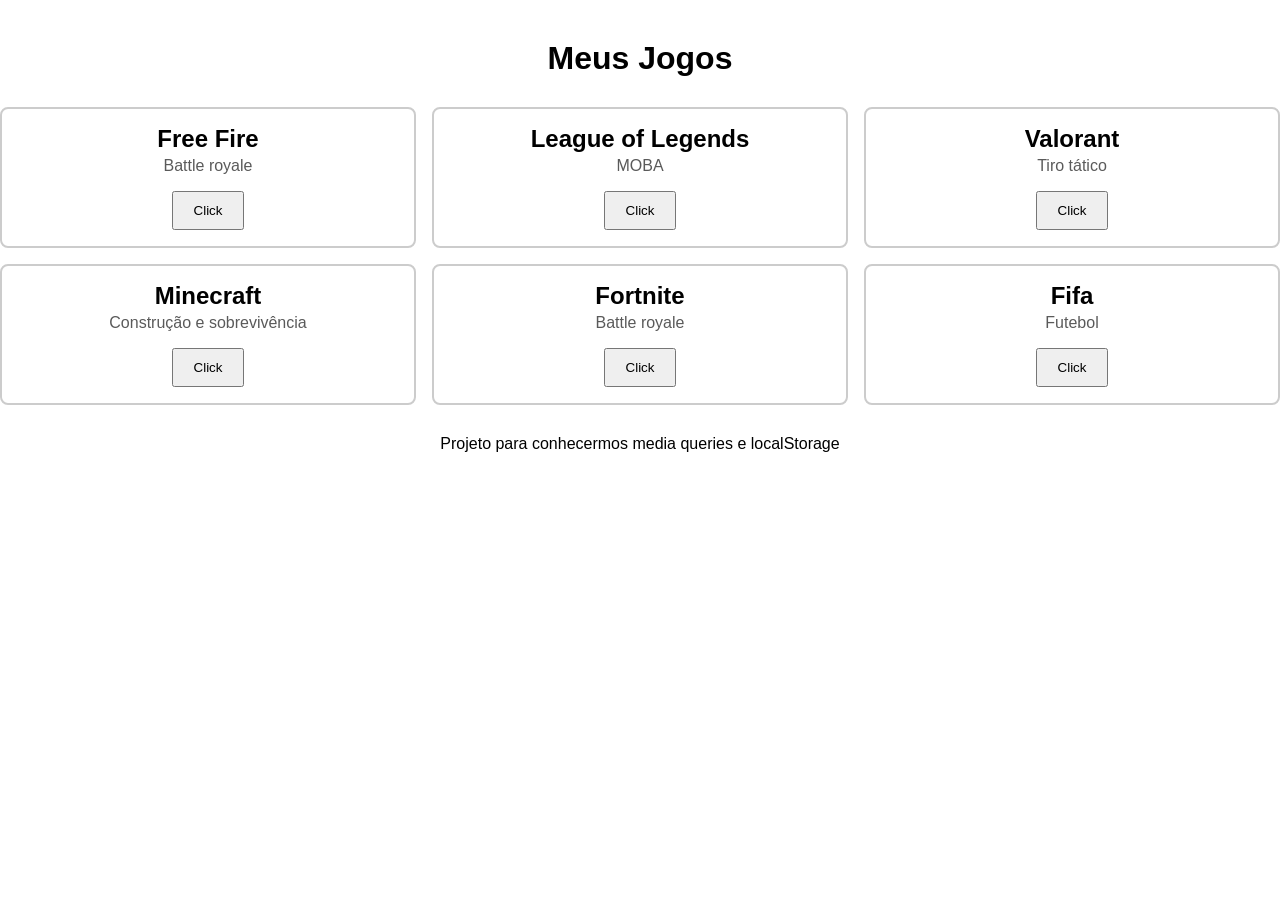
<file: aula-9/aula-9/index.html>
<!DOCTYPE html>
<html lang="pt-BR">
<head>
  <meta charset="UTF-8">
  <meta name="viewport" content="width=device-width, initial-scale=1.0">
  <link rel="stylesheet" href="./styles/global.css">
  <script src="./scripts/index.js" defer></script>
  <title>Meus Jogos</title>
</head>
<body>
  <header>
    <h1>Meus Jogos</h1>
  </header>
  <main>
    <section class="container-cards">

      <div class="card" id="free-fire">
        <h2>Free Fire</h2>
        <p>Battle royale</p>
        <button onclick="marcar('free-fire', 'Free fire')">Click</button>
      </div>

      <div class="card" id="lol">
        <h2>League of Legends</h2>
        <p>MOBA</p>
        <button onclick="marcar('lol', 'League of Legends')">Click</button>
      </div>

      <div class="card" id="valorant">
        <h2>Valorant</h2>
        <p>Tiro tático</p>
        <button onclick="marcar('valorant', 'Valorant')">Click</button>
      </div>

      <div class="card" id="minecraft">
        <h2>Minecraft</h2>
        <p>Construção e sobrevivência</p>
        <button onclick="marcar('minecraft', 'Minecraft')">Click</button>
      </div>

      <div class="card" id="fortnite">
        <h2>Fortnite</h2>
        <p>Battle royale</p>
        <button onclick="marcar('fortnite', 'Fortnite')">Click</button>
      </div>

      <div class="card" id="fifa">
        <h2>Fifa</h2>
        <p>Futebol</p>
        <button onclick="marcar('fifa', 'Fifa')">Click</button>
      </div>

    </section>
  </main>
  <footer>
    <p>Projeto para conhecermos media queries e localStorage</p>
  </footer>
</body>
</html>
</file>
<file: aula-5/styles/global.css>
* {
    margin: 0;
    padding: 0;
    box-sizing: border-box;
}

body {
    font-size: 16px;
    font-family: Arial, Helvetica, sans-serif;
    color: #1a1a1a;
    background-color: #f4f4f4;
    padding: 1.25rem;
    max-width: 60rem;
    margin: auto;
}

header {
    background-color: red;
    color: #ffffff;
    padding: 1.5rem;
    border-radius: 3rem;
    text-align: center;
}

header img {
    width: 8.75rem;
    height: 8.75rem;
    border-radius: 50%;
    border: 0.25rem solid #ffffff;
}

header figcaption {
    font-size: 0.875rem;
    opacity: 0.5;
    margin-top: 0.25rem;
}

header h1 {
    margin-top: 0.75rem;
    font-size: 2rem;
}

.hearder-info {
    margin-top: 1rem;
}

header p {
    margin-top: 0.25rem;
}

header a {
    color: inherit;
    text-decoration: none;
}

header a:hover {
    opacity: 0.8;
    cursor: pointer;
    color: #ffd607;
    transition: 0.25s;
}

nav {
    margin-top: 1rem;
    padding-top: 1rem;
    border-top: 0.0625rem solid rgba(255, 255, 255, 0.3);
}

nav ul {
    list-style: none;
}

nav li {
    display: inline-block;
    margin: 0.25rem 0.5rem;
}

nav a {
    background-color: #0b2545;
    padding: 0.375rem 0.75rem;
    border-radius: 0.25rem;
    margin-top: 0.25rem;
}

main {
    padding: 1.5rem;
    color: #ffffff;
    background-color: #0b2545;
    margin-top: 1.5rem;
    border-radius: 0.5rem;
}

section {
    margin-top: 1rem;
    line-height: 1.5rem;
}

main section h2 {
    color: #ffd607;
}

seciton p {
    margin: 0.5rem 1rem;
}

section ul,
section ol {
    margin: 0.5rem 1rem;
    padding-left: 1rem;
}

table {
    width: 100%;
    margin-top: 0.25rem;
    border: 0.00275rem solid #ffd607;
    border-radius: 0.25rem;
}

table th {
    background-color: #0b3c5d;
}

table th,
table td {
    padding: 0.5rem;
    text-align: center;
    border-right: 0.00275rem solid #ffd607;
    border-bottom: 0.00275rem solid #ffd607;
}

table th:last-child,
table td:last-child {
    border-right: none;
}

table tr:last-child td {
    border-bottom: none;
}

footer {
    margin-top: 1rem;
    font-size: 0.875rem;
    text-align: center;
    color: #ffffff;
    background-color: #d11a2a;
    padding: 1rem;
    border-radius: 0.5rem;
}
</file>
<file: aula-7/styles/global.css>
* {
  box-sizing: border-box;
  margin: 0;
  padding: 0;
}

html {
  font-size: 62.5%;
}

body {
  font-family: Arial, sans-serif;
  font-size: 1.6rem;
  max-width: 50rem;
  margin: 4rem auto;
}

main {
  margin-top: 3rem;
}

footer {
  margin-top: 3rem;
}

footer p {
  margin-top: 1rem;
  padding: 1.5rem;
}

label {
  display: block;
  margin-top: 1.2rem;
}

input[type="text"], 
input[type="number"],
input[type="email"] {
  padding: 0.8rem;
  width: 100%;
}

button {
  padding: 1rem 2rem;
  margin-top: 1.6rem;
}

.oculto {
  display: none;
}

.sucesso {
  background-color: #ffe08a;
  font-weight: bold;
}

.erro {
  color: #8a1c1c;
  background-color: #ffe6e6;
}
</file>
<file: aula-8/styles/global.css>
:root {
  --fundo: #eef1f7;
  --card: #ffffff;
  --texto: #1f2937;
  --suave: #6b7280;
  --borda: #cfd6e4;
  --primaria: #2447b5;
  --erro: #c62828;
  --ok: #2e7d32;
}

* {
  box-sizing: border-box;
  margin: 0;
  padding: 0;
}

body {
  font-family: "Segoe UI", Tahoma, Arial, sans-serif;
  background-color: var(--fundo);
  color: var(--texto);
  line-height: 1.5;
  padding: 32px 16px;
}

.container {
  max-width: 820px;
  margin: 0 auto;
  background-color: var(--card);
  padding: 32px;
  border-radius: 12px;
  box-shadow: 0 4px 24px rgba(31, 41, 55, 0.08);
}

.cabecalho {
  margin-bottom: 24px;
}

.sobretitulo {
  color: var(--primaria);
  font-size: 0.8rem;
  font-weight: 700;
  letter-spacing: 2px;
  text-transform: uppercase;
}

.cabecalho h1 {
  font-size: 2rem;
  margin: 4px 0 8px;
}

.cabecalho p:last-child {
  color: var(--suave);
}

/* ---------- Grupos ---------- */
fieldset {
  border: 1px solid var(--borda);
  border-radius: 10px;
  padding: 18px 20px 22px;
  margin-bottom: 20px;
}

legend {
  padding: 0 8px;
  font-weight: 700;
  color: var(--primaria);
}

.grade {
  display: grid;
  grid-template-columns: repeat(2, 1fr);
  gap: 16px 20px;
}

.campo {
  display: flex;
  flex-direction: column;
  gap: 4px;
}

.campo.largo {
  grid-column: 1 / -1;
}

label {
  font-weight: 600;
  font-size: 0.95rem;
}

input[type="text"],
input[type="email"],
input[type="date"],
input[type="password"],
select {
  padding: 10px 12px;
  font: inherit;
  color: var(--texto);
  background-color: #fff;
  border: 1px solid var(--borda);
  border-radius: 6px;
}

input:focus,
select:focus {
  outline: 3px solid rgba(36, 71, 181, 0.25);
  border-color: var(--primaria);
}

/* ---------- Estados de validação ---------- */
.campo.invalido input,
.campo.invalido select {
  border-color: var(--erro);
}

.campo.valido input,
.campo.valido select {
  border-color: var(--ok);
}

.erro {
  min-height: 1.1em;
  color: var(--erro);
  font-size: 0.82rem;
}

.termos {
  display: flex;
  align-items: center;
  gap: 8px;
  font-weight: 400;
}

/* ---------- Botões ---------- */
.acoes {
  display: flex;
  justify-content: flex-end;
  gap: 12px;
}

.botao {
  padding: 12px 28px;
  font: inherit;
  font-weight: 700;
  color: #fff;
  background-color: var(--primaria);
  border: 2px solid var(--primaria);
  border-radius: 6px;
  cursor: pointer;
}

.botao:hover {
  background-color: #1b3790;
}

.botao:disabled {
  opacity: 0.6;
  cursor: wait;
}

.botao.secundario {
  color: var(--primaria);
  background-color: transparent;
}

.botao.secundario:hover {
  background-color: #e8edfb;
}

/* ---------- Celular ---------- */
@media (max-width: 640px) {
  .container {
    padding: 20px 16px;
  }

  .grade {
    grid-template-columns: 1fr;
  }

  .acoes {
    flex-direction: column-reverse;
  }
}
</file>
<file: aula-6/atividade/styles/global.css>
:root {
  --fundo: #0f1b3d;
  --fundo-card: #18274f;
  --borda: #2c3d6e;
  --texto: #e8eefc;
  --texto-suave: #a9b7d9;
  --destaque: #f2c14e;
  --azul: #4cc9f0;
}

* {
  box-sizing: border-box;
  margin: 0;
  padding: 0;
}

html {
  scroll-behavior: smooth;
}

body {
  font-family: "Segoe UI", Tahoma, Arial, sans-serif;
  background-color: var(--fundo);
  color: var(--texto);
  line-height: 1.6;
}

a:focus-visible {
  outline: 3px solid var(--destaque);
  outline-offset: 3px;
}

h1, h2, h3 {
  font-family: Georgia, "Times New Roman", serif;
  line-height: 1.2;
}

h2 {
  font-size: 1.8rem;
  margin-bottom: 20px;
}

.topo {
  position: sticky;
  top: 0;
  z-index: 10;
  display: flex;
  justify-content: space-between;
  align-items: center;
  flex-wrap: wrap;
  gap: 12px;
  padding: 14px 32px;
  background-color: rgba(15, 27, 61, 0.95);
  border-bottom: 1px solid var(--borda);
}

.logo {
  font-family: Georgia, serif;
  font-size: 1.3rem;
  font-weight: bold;
  color: var(--destaque);
  text-decoration: none;
}

.menu {
  display: flex;
  gap: 22px;
}

.menu a {
  color: var(--texto);
  text-decoration: none;
  padding-bottom: 2px;
  border-bottom: 2px solid transparent;
  transition: border-color 0.2s;
}

.menu a:hover {
  border-bottom-color: var(--destaque);
}

main {
  max-width: 1100px;
  margin: 0 auto;
  padding: 0 20px;
}

section {
  padding: 48px 0;
}

.destaque {
  display: grid;
  grid-template-columns: 1.4fr 1fr;
  grid-template-areas:
    "texto sol"
    "numeros numeros";
  gap: 32px;
  align-items: center;
}

.destaque-texto {
  grid-area: texto;
}

.destaque-texto h1 {
  font-size: 2.8rem;
  margin-bottom: 16px;
}

.destaque-texto p {
  color: var(--texto-suave);
  max-width: 55ch;
  margin-bottom: 20px;
}

.destaque-sol {
  grid-area: sol;
  justify-self: center;
  width: 220px;
  height: 220px;
  border-radius: 50%;
  background: radial-gradient(circle at 35% 35%, #ffe9a6, #f2c14e 45%, #e08a1e 100%);
  box-shadow: 0 0 60px 10px rgba(242, 193, 78, 0.35);
}

.destaque-numeros {
  grid-area: numeros;
  list-style: none;
  display: flex;
  flex-wrap: wrap;
  gap: 16px;
}

.destaque-numeros li {
  flex: 1 1 200px;
  padding: 16px 20px;
  background-color: var(--fundo-card);
  border: 1px solid var(--borda);
  border-radius: 10px;
  color: var(--texto-suave);
}

.destaque-numeros strong {
  display: block;
  font-family: Georgia, serif;
  font-size: 2rem;
  color: var(--destaque);
}

.tags {
  display: flex;
  flex-wrap: wrap;
  gap: 10px;
}

.tag {
  padding: 6px 14px;
  border: 1px solid var(--azul);
  border-radius: 20px;
  color: var(--azul);
  font-size: 0.9rem;
}

.grade-planetas {
  display: grid;
  grid-template-columns: repeat(auto-fit, minmax(220px, 1fr));
  gap: 20px;
}

.card {
  display: flex;
  flex-direction: column;
  align-items: center;
  text-align: center;
  gap: 8px;
  padding: 24px 18px;
  background-color: var(--fundo-card);
  border: 1px solid var(--borda);
  border-radius: 12px;
  transition: transform 0.2s, border-color 0.2s;
}

.card:hover {
  transform: translateY(-4px);
  border-color: var(--destaque);
}

.card p {
  color: var(--texto-suave);
  font-size: 0.95rem;
}

.card .dado {
  margin-top: auto;
  color: var(--destaque);
  font-size: 0.85rem;
}

.planeta {
  width: 80px;
  height: 80px;
  border-radius: 50%;
  margin-bottom: 6px;
}

.mercurio { background: radial-gradient(circle at 35% 35%, #d9d9d9, #8c8c8c); }
.venus    { background: radial-gradient(circle at 35% 35%, #f8e0a8, #d49a3c); }
.terra    { background: radial-gradient(circle at 35% 35%, #7fd1ff, #1f6fb5 60%, #2e8b57); }
.marte    { background: radial-gradient(circle at 35% 35%, #ff9f7a, #b23a1e); }
.jupiter  { background: linear-gradient(180deg, #e8c9a0 0 20%, #b98456 20% 40%, #e8c9a0 40% 60%, #a86a40 60% 80%, #e8c9a0 80%); }
.saturno  { background: linear-gradient(180deg, #f1dfae 0 25%, #d4b06a 25% 50%, #f1dfae 50% 75%, #c19a55 75%); }
.urano    { background: radial-gradient(circle at 35% 35%, #c9f4f7, #5bc0c9); }
.netuno   { background: radial-gradient(circle at 35% 35%, #8fb4ff, #2a46b8); }

.barras {
  display: flex;
  flex-direction: column;
  gap: 12px;
}

.linha {
  display: flex;
  align-items: center;
  gap: 14px;
}

.nome {
  flex: 0 0 90px;
}

.trilho {
  flex: 1;
  height: 14px;
  background-color: var(--fundo-card);
  border-radius: 7px;
  overflow: hidden;
}

.barra {
  height: 100%;
  min-width: 6px;
  background-color: var(--azul);
  border-radius: 7px;
}

.valor {
  flex: 0 0 48px;
  text-align: right;
  color: var(--destaque);
  font-variant-numeric: tabular-nums;
}

.grade-curiosidades {
  display: grid;
  grid-template-columns: repeat(3, 1fr);
  gap: 20px;
}

.curiosidade {
  display: flex;
  flex-direction: column;
  gap: 8px;
  padding: 22px;
  background-color: var(--fundo-card);
  border: 1px solid var(--borda);
  border-radius: 12px;
}

.curiosidade h3 {
  font-size: 1.15rem;
}

.curiosidade p {
  color: var(--texto-suave);
}

.curiosidade.grande {
  grid-column: 1 / -1;
  border-left: 5px solid var(--destaque);
}

@media (max-width: 800px) {
  .destaque {
    grid-template-columns: 1fr;
    grid-template-areas:
      "sol"
      "texto"
      "numeros";
  }

  .destaque-texto h1 {
    font-size: 2.1rem;
  }

  .destaque-sol {
    width: 150px;
    height: 150px;
  }

  .grade-curiosidades {
    grid-template-columns: 1fr;
  }

  .topo {
    padding: 12px 16px;
  }
}

@media (prefers-reduced-motion: reduce) {
  html {
    scroll-behavior: auto;
  }

  .card,
  .menu a {
    transition: none;
  }
}
</file>
<file: aula-6/exemplos/styles/global.css>
* {
  margin: 0;
  padding: 0;
  box-sizing: border-box;
}

body {
  font-size: 16px;
  font-family: "Franklin Gothic Medium", sans-serif;
  padding: 2rem;
  background-color: #f4f4f4;
  color: #151515;
}

h1 {
  text-align: center;
  margin-bottom: 3rem;
}

h2 {
  font-size: 1.2rem;
  margin-bottom: 0.5rem;
}

p {
  opacity: 0.8;
  font-size: 0.8rem;
  margin-top: 0.5rem;
}

section {
  background-color: #e5e5e5;
  padding: 2rem;
  margin-bottom: 2rem;
  border-radius: 0.5rem;
  border: 1px solid #dcdcdc;
  text-align: center;
}

footer {
  text-align: center;
}

.item {
  background-color: blue;
  color: white;
}

.container-block .item {
  display: block;
  height: 1.5rem;
  margin: 0.5rem;
}

.container-inline .item {
  display: inline;
}

.container-inline-block .item {
  display: inline-block;
  padding: 0.5rem;
  margin: 1rem;
  width: 4rem;
}

.container-flex {
  display: flex;
  justify-content: center;
  align-items: center;
  flex-wrap: wrap;
  height: 10rem;
  gap: 0.5rem;
}

.container-flex .item {
  padding: 0.5rem;
  flex-basis: 100px;
  flex-shrink: 0;
  flex-grow: 0;
}

#item-2 {
  flex-grow: 2;
}

#item-3 {
  flex-grow: 3;
}

.container-grid {
  background-color: aqua;
  display: grid;
  grid-template-columns: 1fr 2fr 3fr;
  grid-auto-rows: minmax(4rem, auto);
  gap: 0.5rem;
}

.container-grid .item {
  display: flex;
  align-items: center;
  justify-content: center;
}

.container-grid-area {
  display: grid;
  grid-template-areas:
    "cabecalho  cabecalho"
    "principal  artigo"
    "rodape     rodape";
  grid-template-columns: 3fr 1fr;
  grid-template-rows: 1fr 4fr 0.5fr;
  height: 300px;
}

.container-grid-area div {
  display: flex;
  align-items: center;
  justify-content: center;
}

.container-grid-area .item-cabecalho {
  grid-area: cabecalho;
  background-color: lightcoral;
}

.container-grid-area .item-principal {
  grid-area: principal;
  background-color: lightseagreen;
}

.container-grid-area .item-artigo {
  grid-area: artigo;
  background-color: aqua;
}

.container-grid-area .item-rodape {
  grid-area: rodape;
  background-color: blueviolet;
}
</file>
<file: aula-9/aula-9/styles/global.css>
* {
  margin: 0;
  padding: 0;
  box-sizing: border-box;
}

html {
  font-size: 62.5%;
}

body {
  font-family: Arial, sans-serif;
  font-size: 1.6rem;
  margin: 4rem auto;
}

h1 {
  text-align: center;
}

main {
  margin-top: 3rem;
}

footer {
  margin-top: 3rem;
  text-align: center;
}

button {
  padding: 1rem 2rem;
  margin-top: 1.6rem;
}

.container-cards {
  display: grid;
  grid-template-columns: 1fr;
  gap: 1.6rem;
}

@media (min-width: 768px) {
  .container-cards {
    grid-template-columns: 1fr 1fr;
  }
}

@media (min-width: 992px) {
  .container-cards {
    grid-template-columns: 1fr 1fr 1fr;
  }
}

.card {
  padding: 1.6rem;
  border: 0.2rem solid #cccccc;
  border-radius: 0.8rem;
  text-align: center;
}

.card p {
  margin-top: 0.4rem;
  color: #5a5a5a;
}

.marcado {
  border-color: #0d35de;
  background-color: #e9ecf5;
}
</file>
